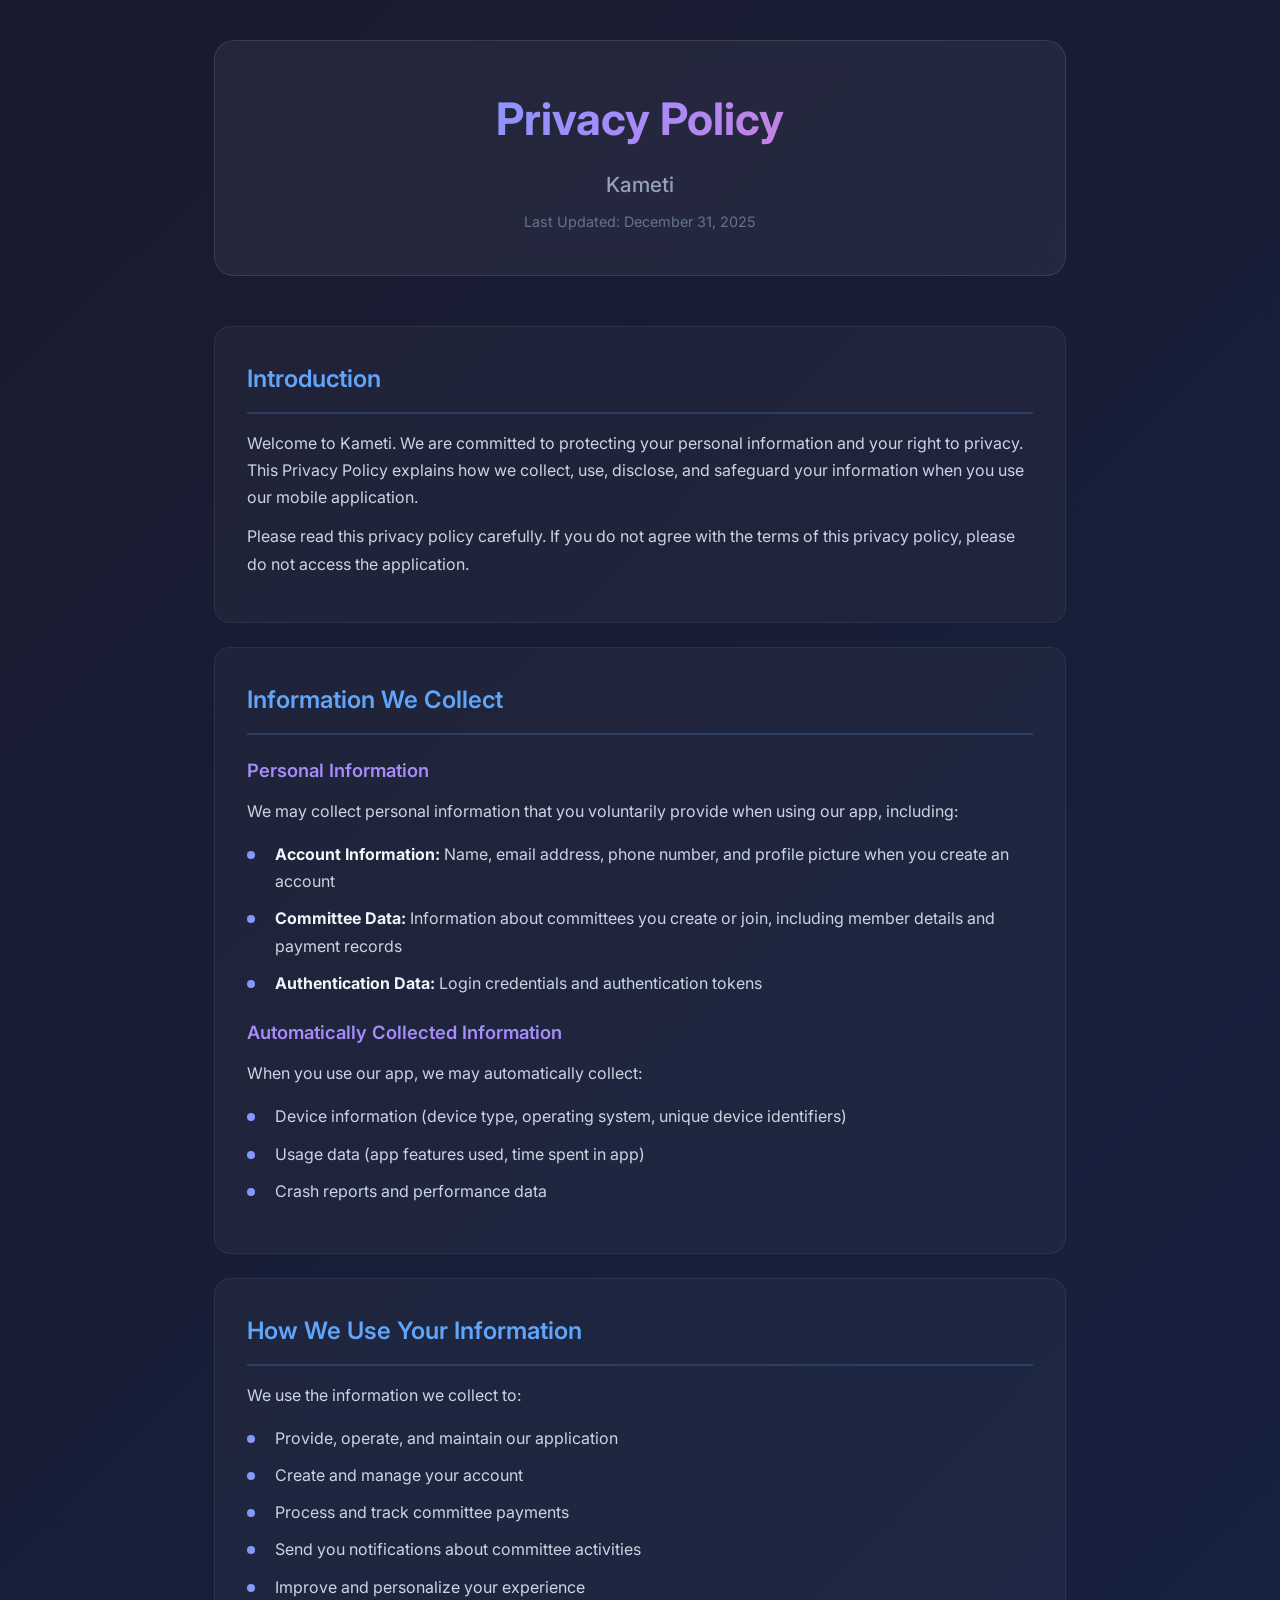
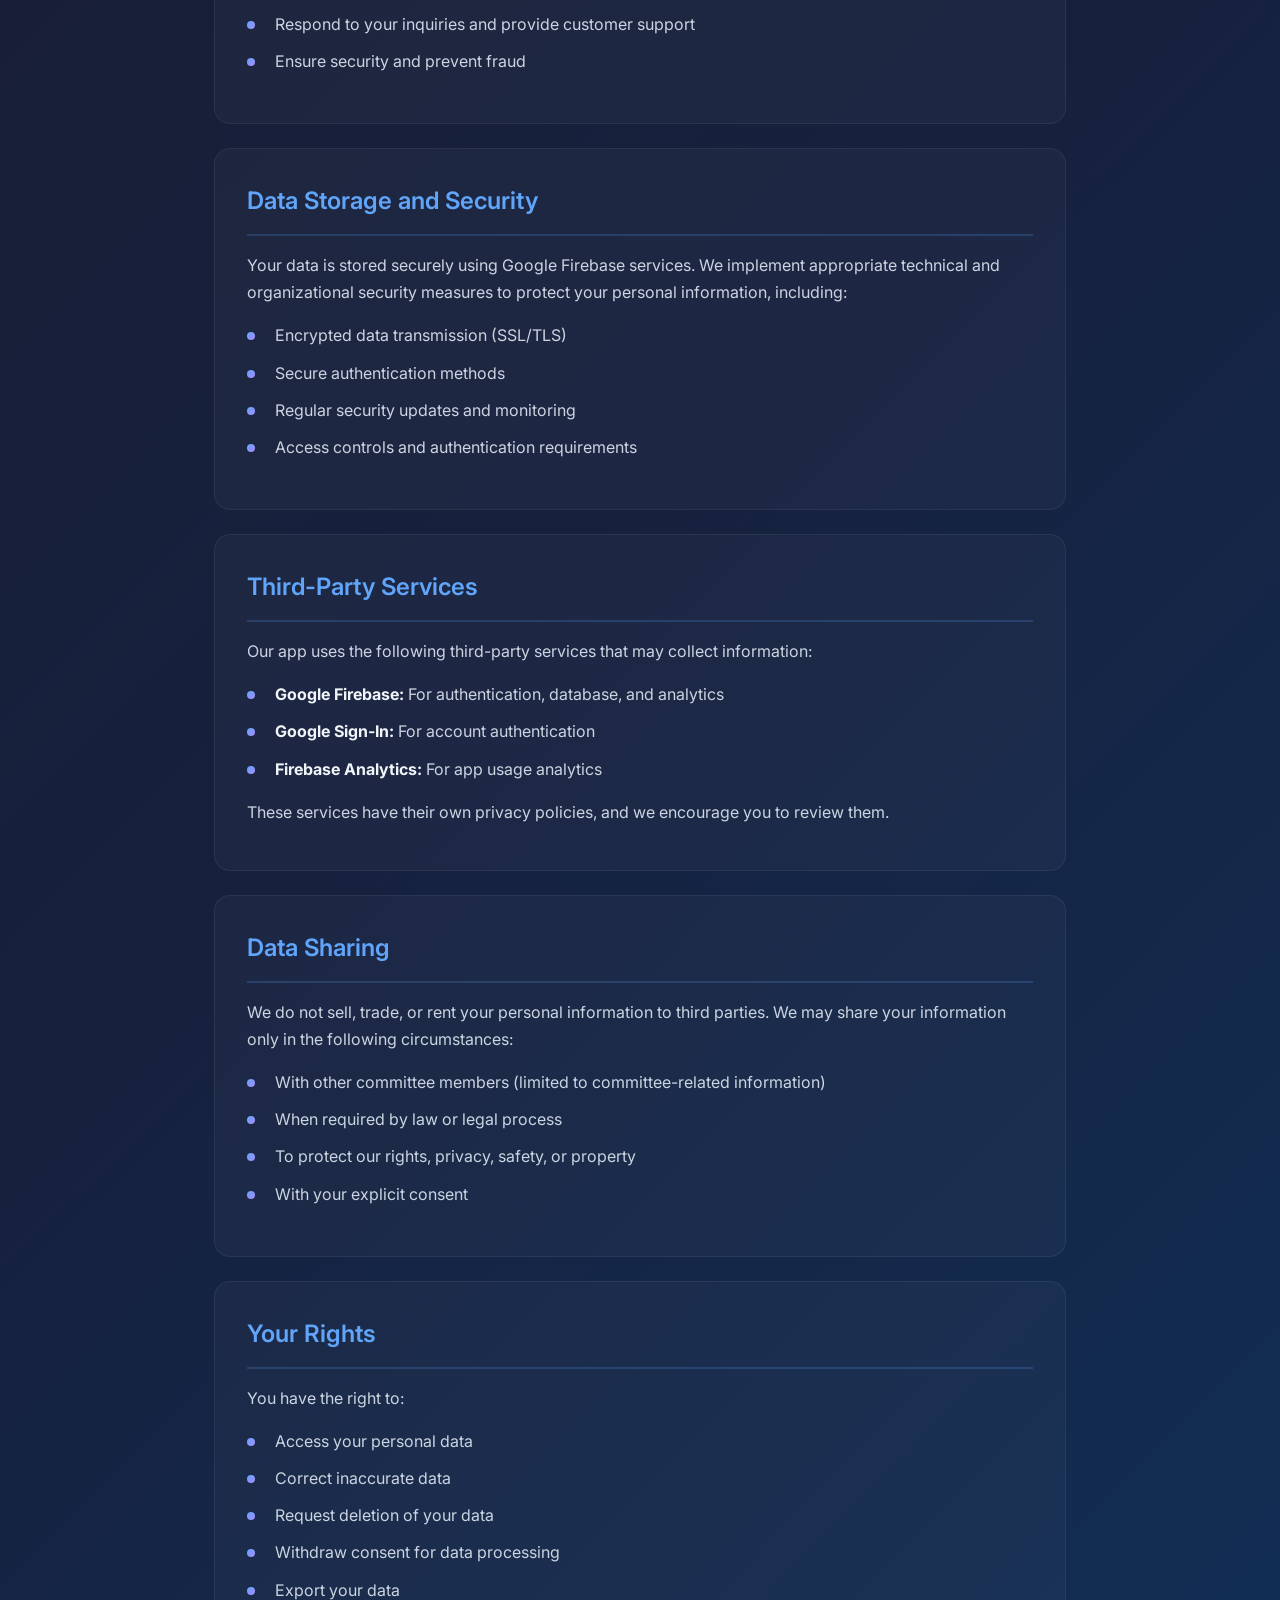
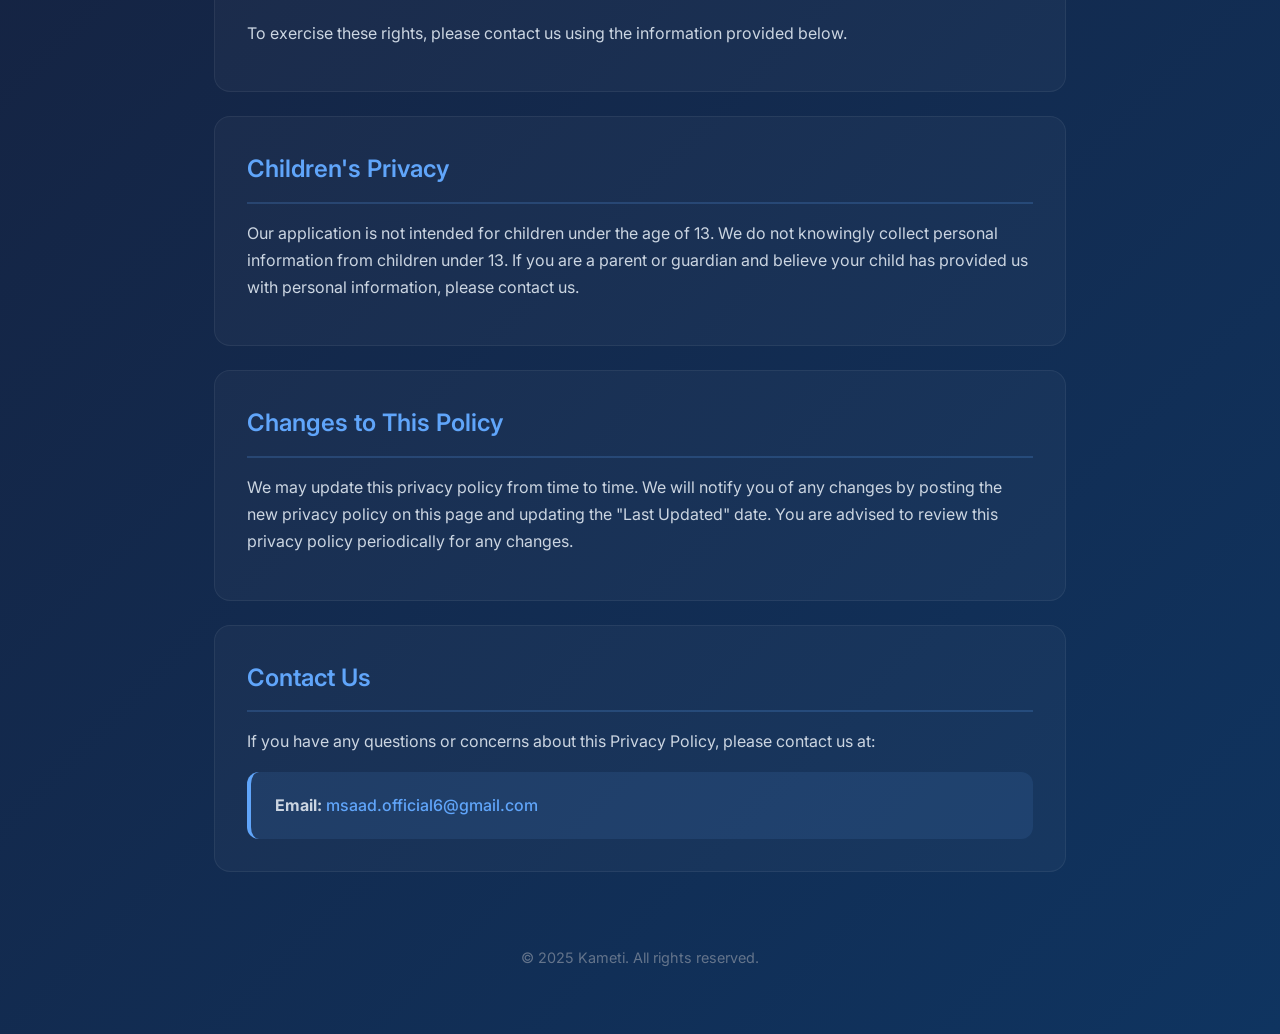
<file: privacy-policy/index.html>
<!DOCTYPE html>
<html lang="en">

<head>
    <meta charset="UTF-8">
    <meta name="viewport" content="width=device-width, initial-scale=1.0">
    <title>Privacy Policy - Kameti</title>
    <link rel="stylesheet" href="style.css">
    <link rel="preconnect" href="https://fonts.googleapis.com">
    <link rel="preconnect" href="https://fonts.gstatic.com" crossorigin>
    <link href="https://fonts.googleapis.com/css2?family=Inter:wght@400;500;600;700&display=swap" rel="stylesheet">
</head>

<body>
    <div class="container">
        <header>
            <h1>Privacy Policy</h1>
            <p class="app-name">Kameti</p>
            <p class="last-updated">Last Updated: December 31, 2025
            <p>
        </header>

        <main>
            <section>
                <h2>Introduction</h2>
                <p>Welcome to Kameti. We are committed to protecting your personal information and your right to
                    privacy. This Privacy Policy explains how we collect, use, disclose, and safeguard your information
                    when you use our mobile application.</p>
                <p>Please read this privacy policy carefully. If you do not agree with the terms of this privacy policy,
                    please do not access the application.</p>
            </section>

            <section>
                <h2>Information We Collect</h2>
                <h3>Personal Information</h3>
                <p>We may collect personal information that you voluntarily provide when using our app, including:</p>
                <ul>
                    <li><strong>Account Information:</strong> Name, email address, phone number, and profile picture
                        when you create an account</li>
                    <li><strong>Committee Data:</strong> Information about committees you create or join, including
                        member details and payment records</li>
                    <li><strong>Authentication Data:</strong> Login credentials and authentication tokens</li>
                </ul>

                <h3>Automatically Collected Information</h3>
                <p>When you use our app, we may automatically collect:</p>
                <ul>
                    <li>Device information (device type, operating system, unique device identifiers)</li>
                    <li>Usage data (app features used, time spent in app)</li>
                    <li>Crash reports and performance data</li>
                </ul>
            </section>

            <section>
                <h2>How We Use Your Information</h2>
                <p>We use the information we collect to:</p>
                <ul>
                    <li>Provide, operate, and maintain our application</li>
                    <li>Create and manage your account</li>
                    <li>Process and track committee payments</li>
                    <li>Send you notifications about committee activities</li>
                    <li>Improve and personalize your experience</li>
                    <li>Respond to your inquiries and provide customer support</li>
                    <li>Ensure security and prevent fraud</li>
                </ul>
            </section>

            <section>
                <h2>Data Storage and Security</h2>
                <p>Your data is stored securely using Google Firebase services. We implement appropriate technical and
                    organizational security measures to protect your personal information, including:</p>
                <ul>
                    <li>Encrypted data transmission (SSL/TLS)</li>
                    <li>Secure authentication methods</li>
                    <li>Regular security updates and monitoring</li>
                    <li>Access controls and authentication requirements</li>
                </ul>
            </section>

            <section>
                <h2>Third-Party Services</h2>
                <p>Our app uses the following third-party services that may collect information:</p>
                <ul>
                    <li><strong>Google Firebase:</strong> For authentication, database, and analytics</li>
                    <li><strong>Google Sign-In:</strong> For account authentication</li>
                    <li><strong>Firebase Analytics:</strong> For app usage analytics</li>
                </ul>
                <p>These services have their own privacy policies, and we encourage you to review them.</p>
            </section>

            <section>
                <h2>Data Sharing</h2>
                <p>We do not sell, trade, or rent your personal information to third parties. We may share your
                    information only in the following circumstances:</p>
                <ul>
                    <li>With other committee members (limited to committee-related information)</li>
                    <li>When required by law or legal process</li>
                    <li>To protect our rights, privacy, safety, or property</li>
                    <li>With your explicit consent</li>
                </ul>
            </section>

            <section>
                <h2>Your Rights</h2>
                <p>You have the right to:</p>
                <ul>
                    <li>Access your personal data</li>
                    <li>Correct inaccurate data</li>
                    <li>Request deletion of your data</li>
                    <li>Withdraw consent for data processing</li>
                    <li>Export your data</li>
                </ul>
                <p>To exercise these rights, please contact us using the information provided below.</p>
            </section>

            <section>
                <h2>Children's Privacy</h2>
                <p>Our application is not intended for children under the age of 13. We do not knowingly collect
                    personal information from children under 13. If you are a parent or guardian and believe your child
                    has provided us with personal information, please contact us.</p>
            </section>

            <section>
                <h2>Changes to This Policy</h2>
                <p>We may update this privacy policy from time to time. We will notify you of any changes by posting the
                    new privacy policy on this page and updating the "Last Updated" date. You are advised to review this
                    privacy policy periodically for any changes.</p>
            </section>

            <section>
                <h2>Contact Us</h2>
                <p>If you have any questions or concerns about this Privacy Policy, please contact us at:</p>
                <div class="contact-info">
                    <p><strong>Email:</strong> <a href="mailto:msaad.official6@gmail.com">msaad.official6@gmail.com</a>
                    </p>
                </div>
            </section>
        </main>

        <footer>
            <p>&copy; 2025 Kameti. All rights reserved.</p>
        </footer>
    </div>
</body>

</html>
</file>
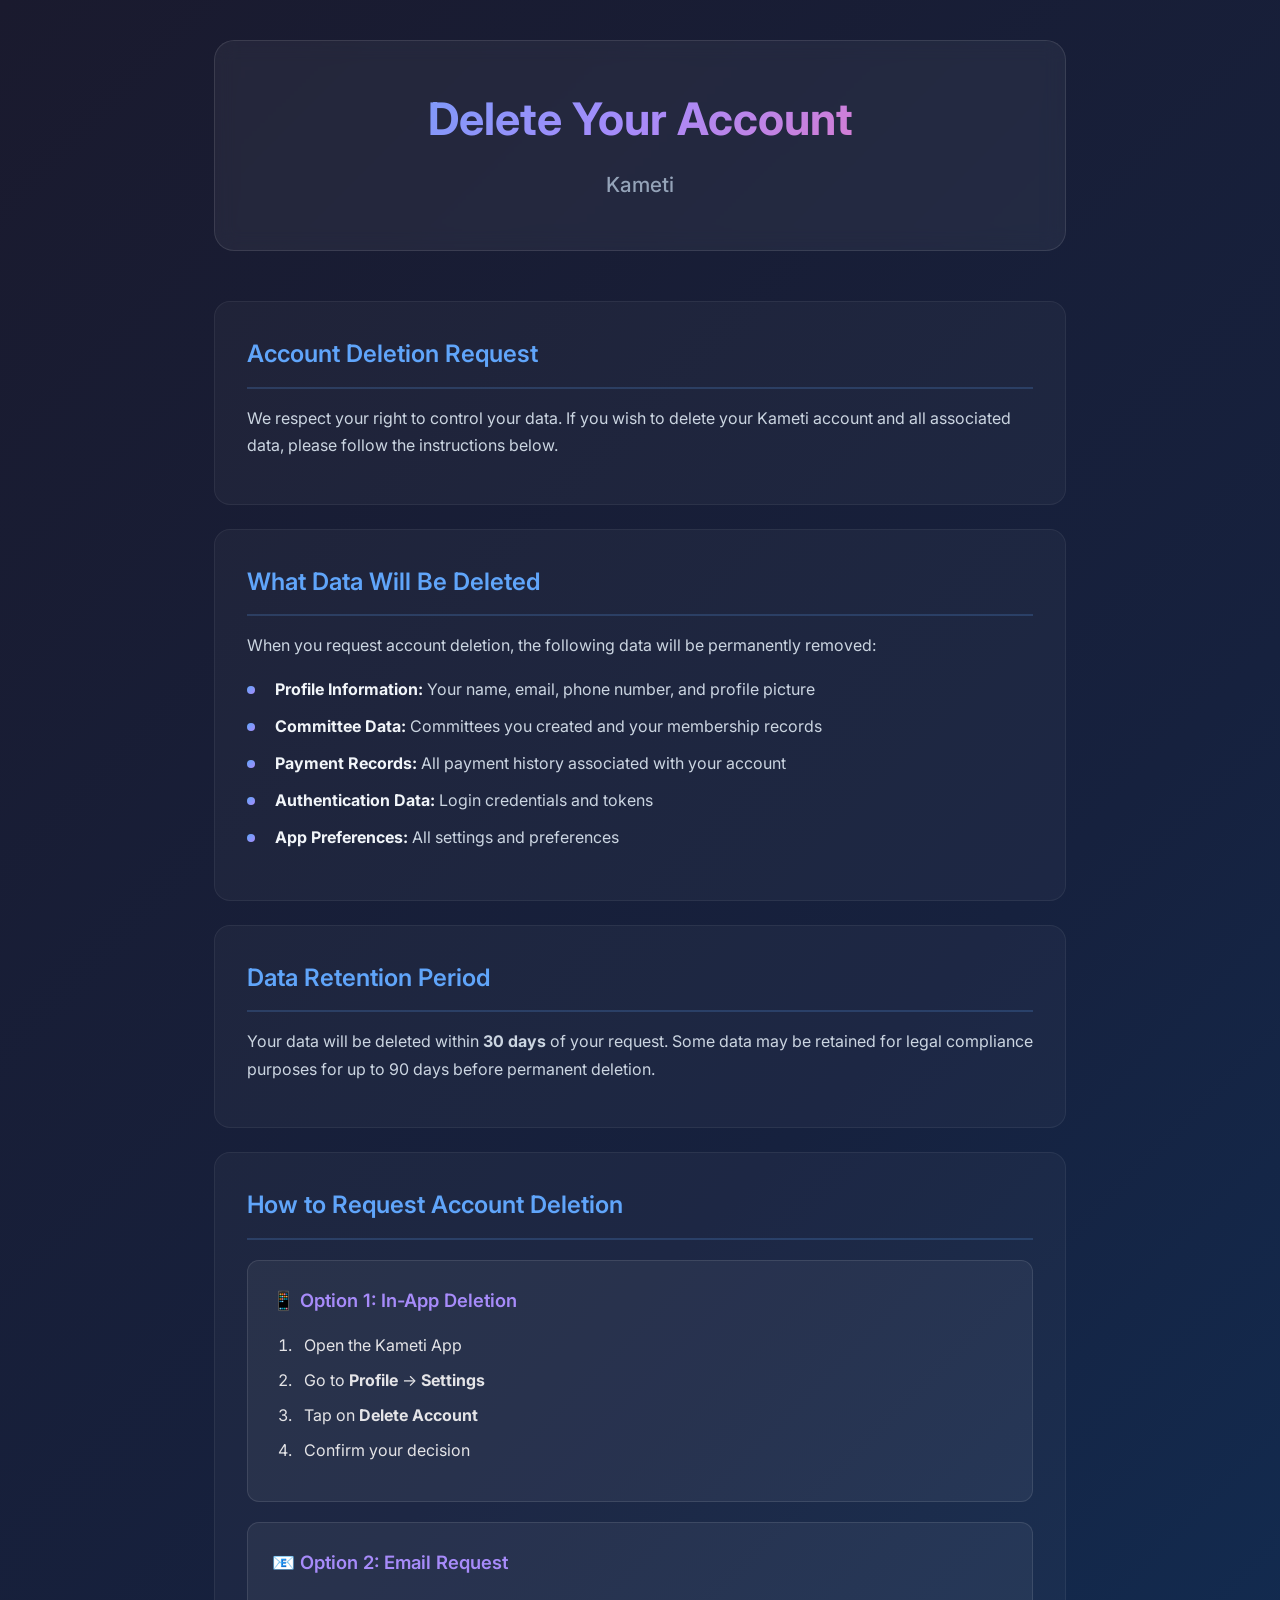
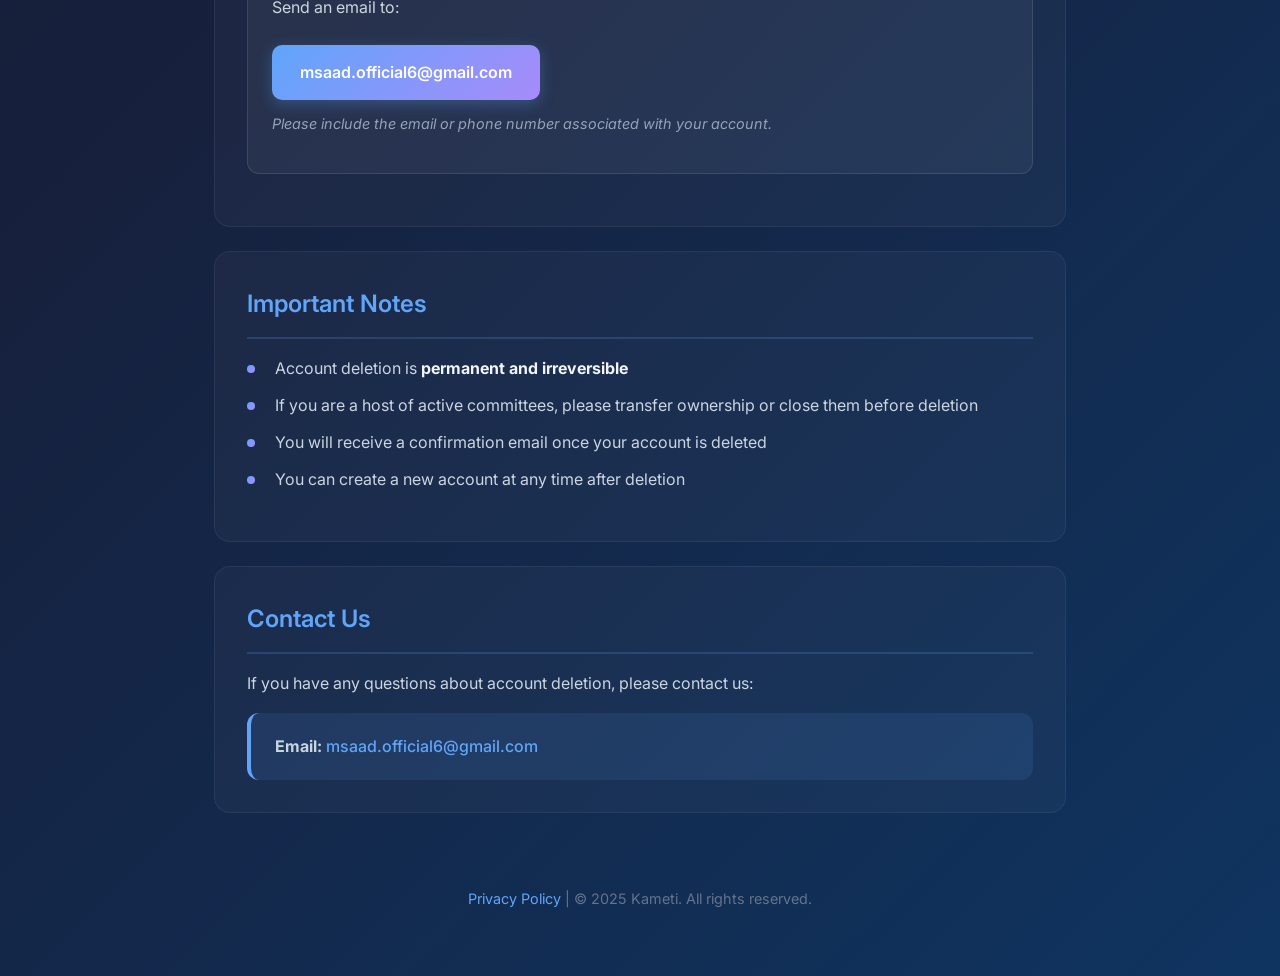
<file: privacy-policy/delte acc/index.html>
<!DOCTYPE html>
<html lang="en">

<head>
    <meta charset="UTF-8">
    <meta name="viewport" content="width=device-width, initial-scale=1.0">
    <title>Delete Account - Kameti</title>
    <link rel="stylesheet" href="style.css">
    <link rel="preconnect" href="https://fonts.googleapis.com">
    <link rel="preconnect" href="https://fonts.gstatic.com" crossorigin>
    <link href="https://fonts.googleapis.com/css2?family=Inter:wght@400;500;600;700&display=swap" rel="stylesheet">
</head>

<body>
    <div class="container">
        <header>
            <h1>Delete Your Account</h1>
            <p class="app-name">Kameti</p>
        </header>

        <main>
            <section>
                <h2>Account Deletion Request</h2>
                <p>We respect your right to control your data. If you wish to delete your Kameti account and all
                    associated data, please follow the instructions below.</p>
            </section>

            <section>
                <h2>What Data Will Be Deleted</h2>
                <p>When you request account deletion, the following data will be permanently removed:</p>
                <ul>
                    <li><strong>Profile Information:</strong> Your name, email, phone number, and profile picture</li>
                    <li><strong>Committee Data:</strong> Committees you created and your membership records</li>
                    <li><strong>Payment Records:</strong> All payment history associated with your account</li>
                    <li><strong>Authentication Data:</strong> Login credentials and tokens</li>
                    <li><strong>App Preferences:</strong> All settings and preferences</li>
                </ul>
            </section>

            <section>
                <h2>Data Retention Period</h2>
                <p>Your data will be deleted within <strong>30 days</strong> of your request. Some data may be retained
                    for legal compliance purposes for up to 90 days before permanent deletion.</p>
            </section>

            <section>
                <h2>How to Request Account Deletion</h2>
                <div class="method-card">
                    <h3>📱 Option 1: In-App Deletion</h3>
                    <ol>
                        <li>Open the Kameti App</li>
                        <li>Go to <strong>Profile</strong> → <strong>Settings</strong></li>
                        <li>Tap on <strong>Delete Account</strong></li>
                        <li>Confirm your decision</li>
                    </ol>
                </div>

                <div class="method-card">
                    <h3>📧 Option 2: Email Request</h3>
                    <p>Send an email to:</p>
                    <a href="mailto:msaad.official6@gmail.com?subject=Account%20Deletion%20Request%20-%20Kameti&body=I%20would%20like%20to%20request%20the%20deletion%20of%20my%20Kameti%20account.%0A%0AEmail%20associated%20with%20account%3A%20%0A%0APhone%20number%20(if%20applicable)%3A%20%0A%0AReason%20for%20deletion%20(optional)%3A%20"
                        class="email-btn">
                        msaad.official6@gmail.com
                    </a>
                    <p class="note">Please include the email or phone number associated with your account.</p>
                </div>
            </section>

            <section>
                <h2>Important Notes</h2>
                <ul>
                    <li>Account deletion is <strong>permanent and irreversible</strong></li>
                    <li>If you are a host of active committees, please transfer ownership or close them before deletion
                    </li>
                    <li>You will receive a confirmation email once your account is deleted</li>
                    <li>You can create a new account at any time after deletion</li>
                </ul>
            </section>

            <section>
                <h2>Contact Us</h2>
                <p>If you have any questions about account deletion, please contact us:</p>
                <div class="contact-info">
                    <p><strong>Email:</strong> <a href="mailto:msaad.official6@gmail.com">msaad.official6@gmail.com</a>
                    </p>
                </div>
            </section>
        </main>

        <footer>
            <p><a href="index.html">Privacy Policy</a> | &copy; 2025 Kameti. All rights reserved.</p>
        </footer>
    </div>
</body>

</html>
</file>
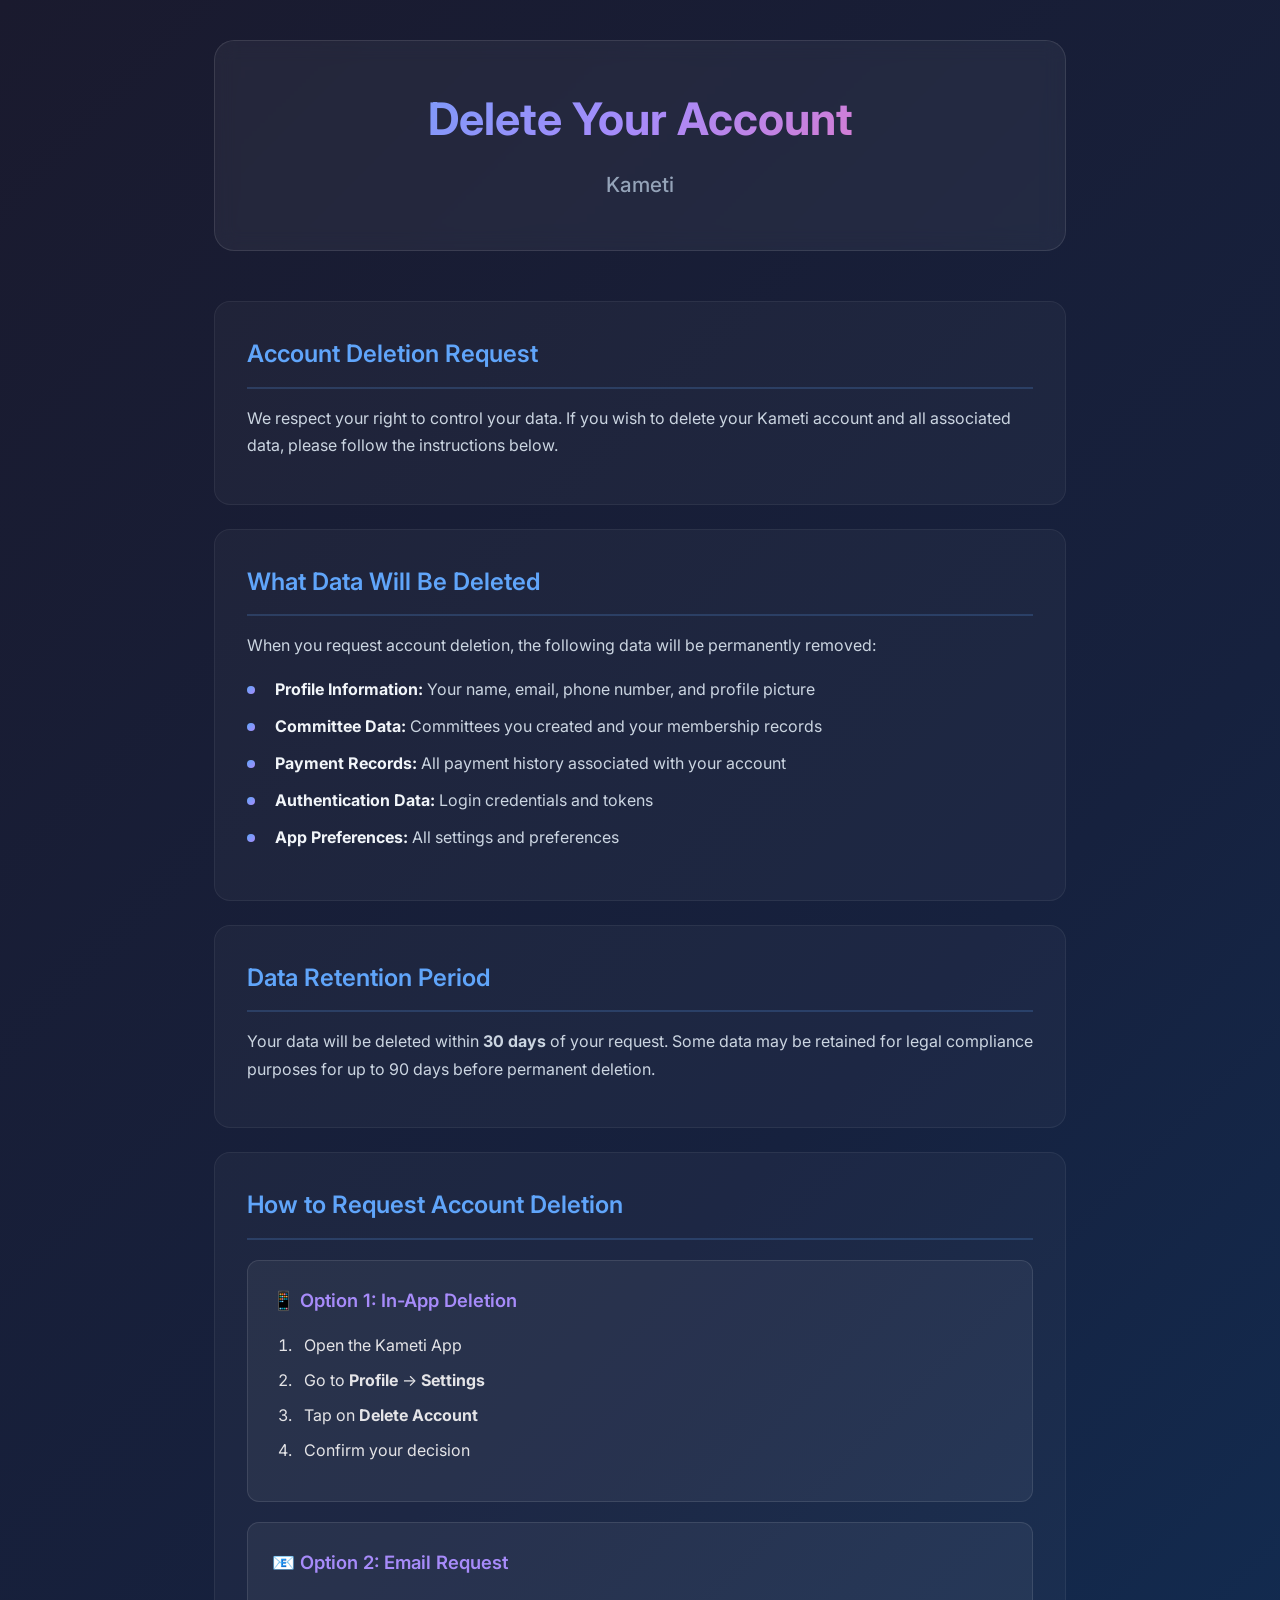
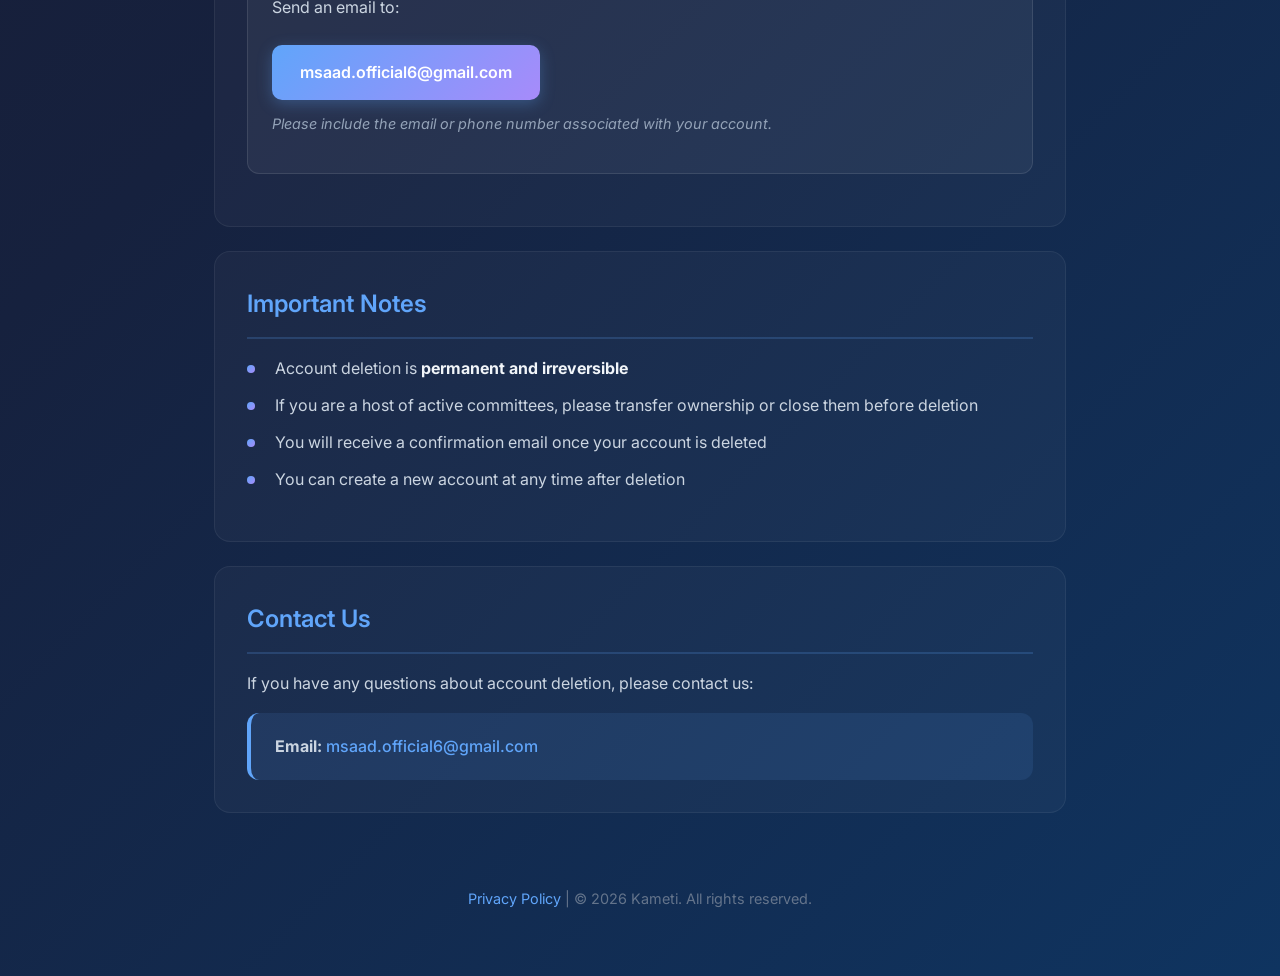
<file: privacy-policy/delete-account.html>
<!DOCTYPE html>
<html lang="en">

<head>
    <meta charset="UTF-8">
    <meta name="viewport" content="width=device-width, initial-scale=1.0">
    <title>Delete Account - Kameti</title>
    <link rel="stylesheet" href="style.css">
    <link rel="preconnect" href="https://fonts.googleapis.com">
    <link rel="preconnect" href="https://fonts.gstatic.com" crossorigin>
    <link href="https://fonts.googleapis.com/css2?family=Inter:wght@400;500;600;700&display=swap" rel="stylesheet">
</head>

<body>
    <div class="container">
        <header>
            <h1>Delete Your Account</h1>
            <p class="app-name">Kameti</p>
        </header>

        <main>
            <section>
                <h2>Account Deletion Request</h2>
                <p>We respect your right to control your data. If you wish to delete your Kameti account and all
                    associated data, please follow the instructions below.</p>
            </section>

            <section>
                <h2>What Data Will Be Deleted</h2>
                <p>When you request account deletion, the following data will be permanently removed:</p>
                <ul>
                    <li><strong>Profile Information:</strong> Your name, email, phone number, and profile picture</li>
                    <li><strong>Committee Data:</strong> Committees you created and your membership records</li>
                    <li><strong>Payment Records:</strong> All payment history associated with your account</li>
                    <li><strong>Authentication Data:</strong> Login credentials and tokens</li>
                    <li><strong>App Preferences:</strong> All settings and preferences</li>
                </ul>
            </section>

            <section>
                <h2>Data Retention Period</h2>
                <p>Your data will be deleted within <strong>30 days</strong> of your request. Some data may be retained
                    for legal compliance purposes for up to 90 days before permanent deletion.</p>
            </section>

            <section>
                <h2>How to Request Account Deletion</h2>
                <div class="method-card">
                    <h3>📱 Option 1: In-App Deletion</h3>
                    <ol>
                        <li>Open the Kameti App</li>
                        <li>Go to <strong>Profile</strong> → <strong>Settings</strong></li>
                        <li>Tap on <strong>Delete Account</strong></li>
                        <li>Confirm your decision</li>
                    </ol>
                </div>

                <div class="method-card">
                    <h3>📧 Option 2: Email Request</h3>
                    <p>Send an email to:</p>
                    <a href="mailto:msaad.official6@gmail.com?subject=Account%20Deletion%20Request%20-%20Kameti&body=I%20would%20like%20to%20request%20the%20deletion%20of%20my%20Kameti%20account.%0A%0AEmail%20associated%20with%20account%3A%20%0A%0APhone%20number%20(if%20applicable)%3A%20%0A%0AReason%20for%20deletion%20(optional)%3A%20"
                        class="email-btn">
                        msaad.official6@gmail.com
                    </a>
                    <p class="note">Please include the email or phone number associated with your account.</p>
                </div>
            </section>

            <section>
                <h2>Important Notes</h2>
                <ul>
                    <li>Account deletion is <strong>permanent and irreversible</strong></li>
                    <li>If you are a host of active committees, please transfer ownership or close them before deletion
                    </li>
                    <li>You will receive a confirmation email once your account is deleted</li>
                    <li>You can create a new account at any time after deletion</li>
                </ul>
            </section>

            <section>
                <h2>Contact Us</h2>
                <p>If you have any questions about account deletion, please contact us:</p>
                <div class="contact-info">
                    <p><strong>Email:</strong> <a href="mailto:msaad.official6@gmail.com">msaad.official6@gmail.com</a>
                    </p>
                </div>
            </section>
        </main>

        <footer>
            <p><a href="index.html">Privacy Policy</a> | &copy; 2026 Kameti. All rights reserved.</p>
        </footer>
    </div>
</body>

</html>
</file>
<file: privacy-policy/style.css>
/* Reset and Base Styles */
* {
    margin: 0;
    padding: 0;
    box-sizing: border-box;
}

body {
    font-family: 'Inter', -apple-system, BlinkMacSystemFont, 'Segoe UI', Roboto, sans-serif;
    background: linear-gradient(135deg, #1a1a2e 0%, #16213e 50%, #0f3460 100%);
    min-height: 100vh;
    color: #e4e4e7;
    line-height: 1.7;
}

.container {
    max-width: 900px;
    margin: 0 auto;
    padding: 40px 24px;
}

/* Header Styles */
header {
    text-align: center;
    margin-bottom: 50px;
    padding: 40px;
    background: rgba(255, 255, 255, 0.05);
    border-radius: 20px;
    backdrop-filter: blur(10px);
    border: 1px solid rgba(255, 255, 255, 0.1);
}

header h1 {
    font-size: 2.8rem;
    font-weight: 700;
    background: linear-gradient(135deg, #60a5fa, #a78bfa, #f472b6);
    -webkit-background-clip: text;
    -webkit-text-fill-color: transparent;
    background-clip: text;
    margin-bottom: 10px;
}

.app-name {
    font-size: 1.3rem;
    color: #94a3b8;
    font-weight: 500;
    margin-bottom: 8px;
}

.last-updated {
    font-size: 0.9rem;
    color: #64748b;
}

/* Main Content */
main {
    display: flex;
    flex-direction: column;
    gap: 24px;
}

section {
    background: rgba(255, 255, 255, 0.03);
    border-radius: 16px;
    padding: 32px;
    border: 1px solid rgba(255, 255, 255, 0.06);
    transition: all 0.3s ease;
}

section:hover {
    background: rgba(255, 255, 255, 0.05);
    border-color: rgba(255, 255, 255, 0.1);
    transform: translateY(-2px);
}

section h2 {
    font-size: 1.5rem;
    font-weight: 600;
    color: #60a5fa;
    margin-bottom: 16px;
    padding-bottom: 12px;
    border-bottom: 2px solid rgba(96, 165, 250, 0.2);
}

section h3 {
    font-size: 1.15rem;
    font-weight: 600;
    color: #a78bfa;
    margin: 20px 0 12px 0;
}

section p {
    color: #cbd5e1;
    margin-bottom: 12px;
}

section ul {
    list-style: none;
    padding-left: 0;
    margin: 16px 0;
}

section ul li {
    position: relative;
    padding-left: 28px;
    margin-bottom: 10px;
    color: #cbd5e1;
}

section ul li::before {
    content: '';
    position: absolute;
    left: 0;
    top: 10px;
    width: 8px;
    height: 8px;
    background: linear-gradient(135deg, #60a5fa, #a78bfa);
    border-radius: 50%;
}

section ul li strong {
    color: #f1f5f9;
}

/* Contact Info */
.contact-info {
    background: rgba(96, 165, 250, 0.1);
    padding: 20px 24px;
    border-radius: 12px;
    margin-top: 16px;
    border-left: 4px solid #60a5fa;
}

.contact-info p {
    margin: 0;
}

.contact-info a {
    color: #60a5fa;
    text-decoration: none;
    font-weight: 500;
    transition: color 0.2s ease;
}

.contact-info a:hover {
    color: #93c5fd;
    text-decoration: underline;
}

/* Footer */
footer {
    text-align: center;
    margin-top: 50px;
    padding: 24px;
    color: #64748b;
    font-size: 0.9rem;
}

/* Responsive Design */
@media (max-width: 768px) {
    .container {
        padding: 24px 16px;
    }

    header {
        padding: 30px 20px;
    }

    header h1 {
        font-size: 2rem;
    }

    .app-name {
        font-size: 1.1rem;
    }

    section {
        padding: 24px 20px;
    }

    section h2 {
        font-size: 1.3rem;
    }
}

@media (max-width: 480px) {
    header h1 {
        font-size: 1.6rem;
    }

    section h2 {
        font-size: 1.15rem;
    }

    section h3 {
        font-size: 1.05rem;
    }
}

/* Smooth Scrolling */
html {
    scroll-behavior: smooth;
}

/* Selection Color */
::selection {
    background: rgba(96, 165, 250, 0.3);
    color: #fff;
}

/* Method Cards for Delete Account Page */
.method-card {
    background: rgba(255, 255, 255, 0.05);
    border-radius: 12px;
    padding: 24px;
    margin: 20px 0;
    border: 1px solid rgba(255, 255, 255, 0.1);
}

.method-card h3 {
    margin-top: 0;
    margin-bottom: 16px;
}

.method-card ol {
    list-style: decimal;
    padding-left: 24px;
    margin: 12px 0;
}

.method-card ol li {
    padding-left: 8px;
    margin-bottom: 8px;
}

.method-card ol li::before {
    display: none;
}

.email-btn {
    display: inline-block;
    background: linear-gradient(135deg, #60a5fa, #a78bfa);
    color: #fff !important;
    padding: 14px 28px;
    border-radius: 10px;
    text-decoration: none !important;
    font-weight: 600;
    margin: 12px 0;
    transition: all 0.3s ease;
    box-shadow: 0 4px 15px rgba(96, 165, 250, 0.3);
}

.email-btn:hover {
    transform: translateY(-2px);
    box-shadow: 0 6px 20px rgba(96, 165, 250, 0.4);
}

.note {
    font-size: 0.9rem;
    color: #94a3b8;
    font-style: italic;
}

footer a {
    color: #60a5fa;
    text-decoration: none;
    transition: color 0.2s ease;
}

footer a:hover {
    color: #93c5fd;
    text-decoration: underline;
}
</file>
<file: privacy-policy/delte acc/style.css>
/* Reset and Base Styles */
* {
    margin: 0;
    padding: 0;
    box-sizing: border-box;
}

body {
    font-family: 'Inter', -apple-system, BlinkMacSystemFont, 'Segoe UI', Roboto, sans-serif;
    background: linear-gradient(135deg, #1a1a2e 0%, #16213e 50%, #0f3460 100%);
    min-height: 100vh;
    color: #e4e4e7;
    line-height: 1.7;
}

.container {
    max-width: 900px;
    margin: 0 auto;
    padding: 40px 24px;
}

/* Header Styles */
header {
    text-align: center;
    margin-bottom: 50px;
    padding: 40px;
    background: rgba(255, 255, 255, 0.05);
    border-radius: 20px;
    backdrop-filter: blur(10px);
    border: 1px solid rgba(255, 255, 255, 0.1);
}

header h1 {
    font-size: 2.8rem;
    font-weight: 700;
    background: linear-gradient(135deg, #60a5fa, #a78bfa, #f472b6);
    -webkit-background-clip: text;
    -webkit-text-fill-color: transparent;
    background-clip: text;
    margin-bottom: 10px;
}

.app-name {
    font-size: 1.3rem;
    color: #94a3b8;
    font-weight: 500;
    margin-bottom: 8px;
}

.last-updated {
    font-size: 0.9rem;
    color: #64748b;
}

/* Main Content */
main {
    display: flex;
    flex-direction: column;
    gap: 24px;
}

section {
    background: rgba(255, 255, 255, 0.03);
    border-radius: 16px;
    padding: 32px;
    border: 1px solid rgba(255, 255, 255, 0.06);
    transition: all 0.3s ease;
}

section:hover {
    background: rgba(255, 255, 255, 0.05);
    border-color: rgba(255, 255, 255, 0.1);
    transform: translateY(-2px);
}

section h2 {
    font-size: 1.5rem;
    font-weight: 600;
    color: #60a5fa;
    margin-bottom: 16px;
    padding-bottom: 12px;
    border-bottom: 2px solid rgba(96, 165, 250, 0.2);
}

section h3 {
    font-size: 1.15rem;
    font-weight: 600;
    color: #a78bfa;
    margin: 20px 0 12px 0;
}

section p {
    color: #cbd5e1;
    margin-bottom: 12px;
}

section ul {
    list-style: none;
    padding-left: 0;
    margin: 16px 0;
}

section ul li {
    position: relative;
    padding-left: 28px;
    margin-bottom: 10px;
    color: #cbd5e1;
}

section ul li::before {
    content: '';
    position: absolute;
    left: 0;
    top: 10px;
    width: 8px;
    height: 8px;
    background: linear-gradient(135deg, #60a5fa, #a78bfa);
    border-radius: 50%;
}

section ul li strong {
    color: #f1f5f9;
}

/* Contact Info */
.contact-info {
    background: rgba(96, 165, 250, 0.1);
    padding: 20px 24px;
    border-radius: 12px;
    margin-top: 16px;
    border-left: 4px solid #60a5fa;
}

.contact-info p {
    margin: 0;
}

.contact-info a {
    color: #60a5fa;
    text-decoration: none;
    font-weight: 500;
    transition: color 0.2s ease;
}

.contact-info a:hover {
    color: #93c5fd;
    text-decoration: underline;
}

/* Footer */
footer {
    text-align: center;
    margin-top: 50px;
    padding: 24px;
    color: #64748b;
    font-size: 0.9rem;
}

/* Responsive Design */
@media (max-width: 768px) {
    .container {
        padding: 24px 16px;
    }

    header {
        padding: 30px 20px;
    }

    header h1 {
        font-size: 2rem;
    }

    .app-name {
        font-size: 1.1rem;
    }

    section {
        padding: 24px 20px;
    }

    section h2 {
        font-size: 1.3rem;
    }
}

@media (max-width: 480px) {
    header h1 {
        font-size: 1.6rem;
    }

    section h2 {
        font-size: 1.15rem;
    }

    section h3 {
        font-size: 1.05rem;
    }
}

/* Smooth Scrolling */
html {
    scroll-behavior: smooth;
}

/* Selection Color */
::selection {
    background: rgba(96, 165, 250, 0.3);
    color: #fff;
}

/* Method Cards for Delete Account Page */
.method-card {
    background: rgba(255, 255, 255, 0.05);
    border-radius: 12px;
    padding: 24px;
    margin: 20px 0;
    border: 1px solid rgba(255, 255, 255, 0.1);
}

.method-card h3 {
    margin-top: 0;
    margin-bottom: 16px;
}

.method-card ol {
    list-style: decimal;
    padding-left: 24px;
    margin: 12px 0;
}

.method-card ol li {
    padding-left: 8px;
    margin-bottom: 8px;
}

.method-card ol li::before {
    display: none;
}

.email-btn {
    display: inline-block;
    background: linear-gradient(135deg, #60a5fa, #a78bfa);
    color: #fff !important;
    padding: 14px 28px;
    border-radius: 10px;
    text-decoration: none !important;
    font-weight: 600;
    margin: 12px 0;
    transition: all 0.3s ease;
    box-shadow: 0 4px 15px rgba(96, 165, 250, 0.3);
}

.email-btn:hover {
    transform: translateY(-2px);
    box-shadow: 0 6px 20px rgba(96, 165, 250, 0.4);
}

.note {
    font-size: 0.9rem;
    color: #94a3b8;
    font-style: italic;
}

footer a {
    color: #60a5fa;
    text-decoration: none;
    transition: color 0.2s ease;
}

footer a:hover {
    color: #93c5fd;
    text-decoration: underline;
}
</file>
